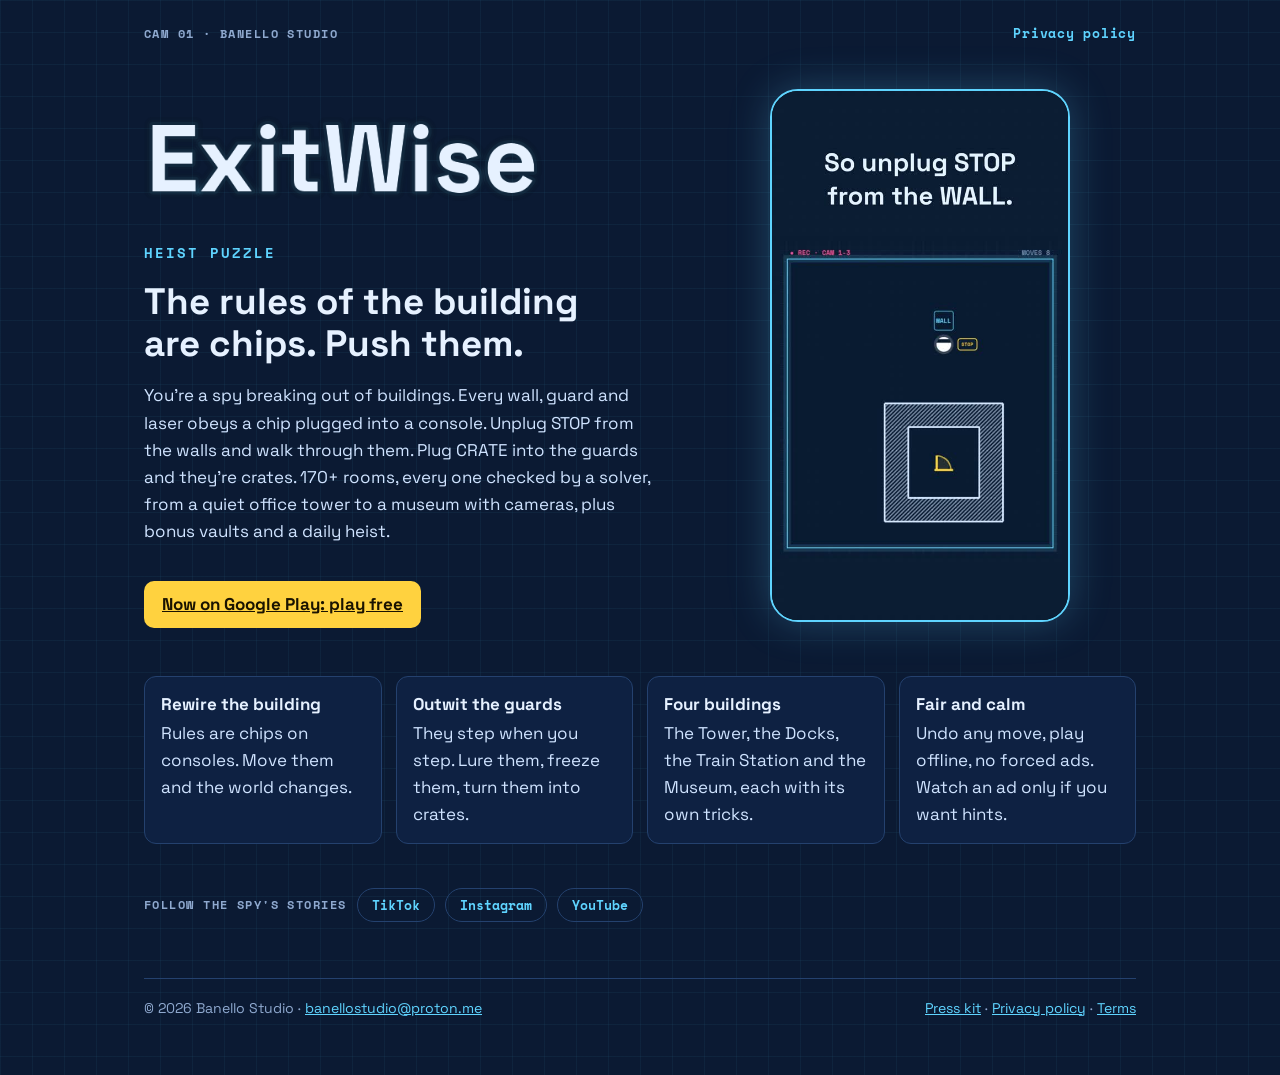
<file: index.html>
<!doctype html>
<html lang="en">
<head>
<meta charset="utf-8">
<meta name="viewport" content="width=device-width, initial-scale=1">
<!-- Google Search Console ownership (second method next to googled4ec965756e01a86.html): never remove -->
<meta name="google-site-verification" content="mcI0XrFOJf6HreGg4EaHHqRZWQC-o8fYiAwAcPOH06Y" />
<title>ExitWise: a heist puzzle game by Banello Studio</title>
<meta name="description" content="ExitWise is a heist puzzle game for Android: the rules of the building are chips you push into consoles. Turn walls off, make guards into crates, ride the belts. Free on Google Play.">
<link rel="icon" href="favicon.png" type="image/png">
<link rel="apple-touch-icon" href="media/icon-192.png">
<meta property="og:title" content="ExitWise: a heist puzzle game">
<meta property="og:description" content="The rules of the building are chips. Push them. Free on Google Play.">
<meta property="og:image" content="media/walls-are-optional-poster.jpg">
<link rel="stylesheet" href="style.css">
</head>
<body>
<div class="wrap">
  <header class="top">
    <div class="rec">CAM 01 &middot; Banello Studio</div>
    <a href="privacy.html">Privacy policy</a>
  </header>

  <main>
    <section class="hero">
      <div>
        <img class="logo" src="media/exitwise-logo.png" width="532" height="191" alt="ExitWise">
        <p class="tag">HEIST PUZZLE</p>
        <h1>The rules of the building are chips. Push them.</h1>
        <p class="lede">You're a spy breaking out of buildings. Every wall, guard and laser obeys a chip
          plugged into a console. Unplug STOP from the walls and walk through them. Plug CRATE into the
          guards and they're crates. 170+ rooms, every one checked by a solver, from a quiet office tower
          to a museum with cameras, plus bonus vaults and a daily heist.</p>
        <a class="soon" href="https://play.google.com/store/apps/details?id=com.banellostudio.exitwise&amp;utm_source=website&amp;utm_campaign=launch">Now on Google Play: play free</a>
      </div>
      <div class="phone">
        <video src="media/walls-are-optional.mp4" poster="media/walls-are-optional-poster.jpg"
          autoplay muted loop playsinline aria-label="Gameplay: the spy unplugs STOP from the WALL console and walks through the wall"></video>
      </div>
    </section>

    <ul class="points">
      <li><b>Rewire the building</b>Rules are chips on consoles. Move them and the world changes.</li>
      <li><b>Outwit the guards</b>They step when you step. Lure them, freeze them, turn them into crates.</li>
      <li><b>Four buildings</b>The Tower, the Docks, the Train Station and the Museum, each with its own tricks.</li>
      <li><b>Fair and calm</b>Undo any move, play offline, no forced ads. Watch an ad only if you want hints.</li>
    </ul>

    <div class="follow" aria-label="Follow ExitWise">
      <span class="rec">Follow the spy's stories</span>
      <a href="https://www.tiktok.com/@playexitwise">TikTok</a>
      <a href="https://www.instagram.com/playexitwise/">Instagram</a>
      <a href="https://www.youtube.com/@playexitwise">YouTube</a>
    </div>
  </main>

  <footer>
    <span>&copy; 2026 Banello Studio &middot; <a href="mailto:banellostudio@proton.me">banellostudio@proton.me</a></span>
    <span><a href="press.html">Press kit</a> &middot; <a href="privacy.html">Privacy policy</a> &middot; <a href="terms.html">Terms</a></span>
  </footer>
</div>
</body>
</html>
</file>
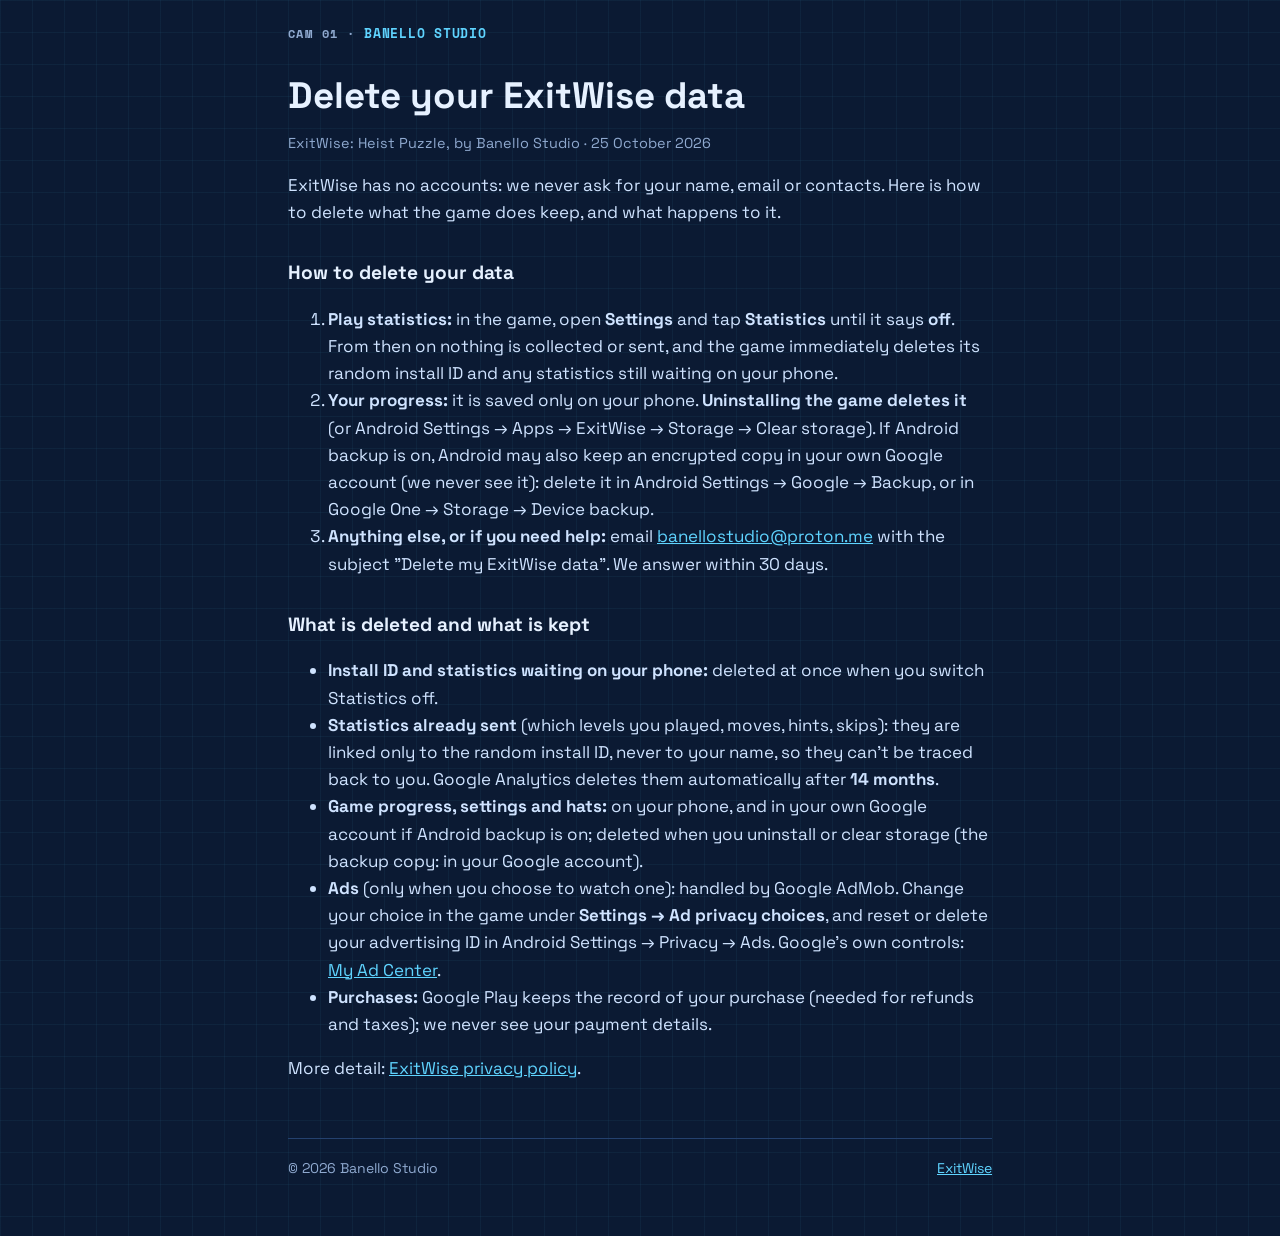
<file: delete-data.html>
<!doctype html>
<html lang="en">
<head>
<meta charset="utf-8">
<meta name="viewport" content="width=device-width, initial-scale=1">
<title>Delete your ExitWise data</title>
<meta name="description" content="How to delete your data from ExitWise by Banello Studio: what is deleted, what is kept and for how long.">
<link rel="icon" href="favicon.png" type="image/png">
<link rel="stylesheet" href="style.css">
</head>
<body>
<div class="wrap doc">
  <header class="top">
    <div class="rec">CAM 01 &middot; <a href="index.html" style="text-decoration:none">Banello Studio</a></div>
  </header>
  <main>
    <h1>Delete your ExitWise data</h1>
    <p class="meta">ExitWise: Heist Puzzle, by Banello Studio &middot; 25 October 2026</p>

    <p>ExitWise has no accounts: we never ask for your name, email or contacts. Here is how to delete what the
      game does keep, and what happens to it.</p>

    <h2>How to delete your data</h2>
    <ol>
      <li><b>Play statistics:</b> in the game, open <b>Settings</b> and tap <b>Statistics</b> until it says
        <b>off</b>. From then on nothing is collected or sent, and the game immediately deletes its random install
        ID and any statistics still waiting on your phone.</li>
      <li><b>Your progress:</b> it is saved only on your phone. <b>Uninstalling the game deletes it</b> (or Android
        Settings &rarr; Apps &rarr; ExitWise &rarr; Storage &rarr; Clear storage). If Android backup is on, Android may
        also keep an encrypted copy in your own Google account (we never see it): delete it in Android Settings
        &rarr; Google &rarr; Backup, or in Google One &rarr; Storage &rarr; Device backup.</li>
      <li><b>Anything else, or if you need help:</b> email
        <a href="mailto:banellostudio@proton.me?subject=Delete%20my%20ExitWise%20data">banellostudio@proton.me</a>
        with the subject "Delete my ExitWise data". We answer within 30 days.</li>
    </ol>

    <h2>What is deleted and what is kept</h2>
    <ul>
      <li><b>Install ID and statistics waiting on your phone:</b> deleted at once when you switch Statistics off.</li>
      <li><b>Statistics already sent</b> (which levels you played, moves, hints, skips): they are linked only to the
        random install ID, never to your name, so they can't be traced back to you. Google Analytics deletes them
        automatically after <b>14 months</b>.</li>
      <li><b>Game progress, settings and hats:</b> on your phone, and in your own Google account if Android backup is
        on; deleted when you uninstall or clear storage (the backup copy: in your Google account).</li>
      <li><b>Ads</b> (only when you choose to watch one): handled by Google AdMob. Change your choice in the game under
        <b>Settings &rarr; Ad privacy choices</b>, and reset or delete your advertising ID in Android Settings
        &rarr; Privacy &rarr; Ads. Google's own controls: <a href="https://myadcenter.google.com">My Ad Center</a>.</li>
      <li><b>Purchases:</b> Google Play keeps the record of your purchase (needed for refunds and taxes); we never
        see your payment details.</li>
    </ul>

    <p>More detail: <a href="privacy.html">ExitWise privacy policy</a>.</p>
  </main>
  <footer>
    <span>&copy; 2026 Banello Studio</span>
    <span><a href="index.html">ExitWise</a></span>
  </footer>
</div>
</body>
</html>
</file>
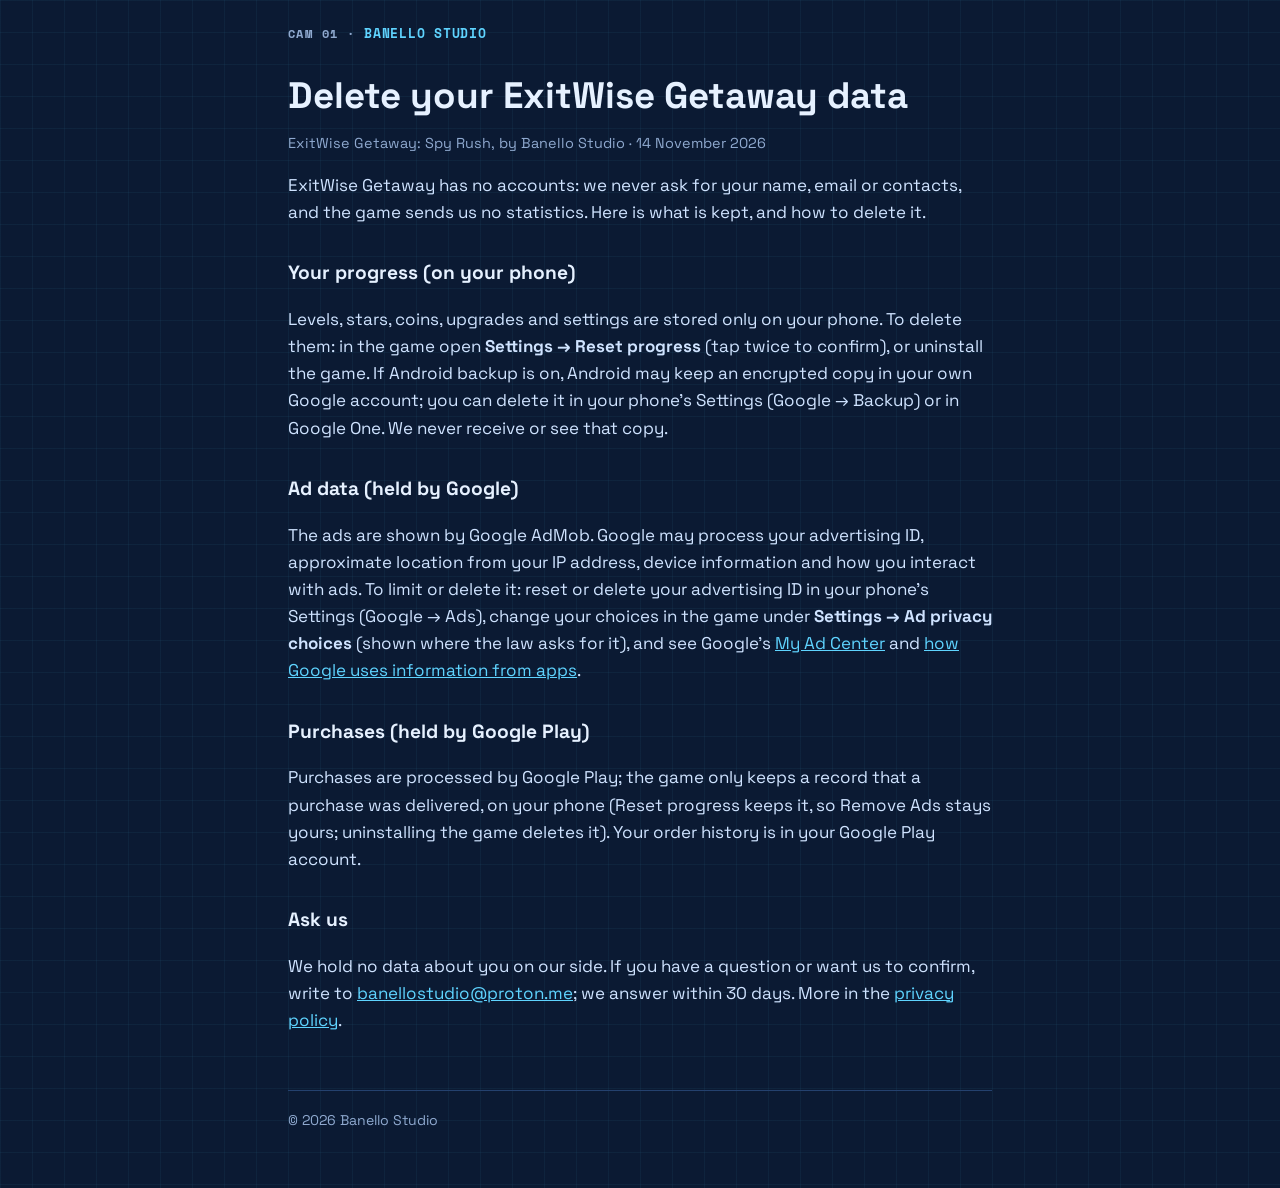
<file: getaway-delete-data.html>
<!doctype html>
<html lang="en">
<head>
<meta charset="utf-8">
<meta name="viewport" content="width=device-width, initial-scale=1">
<title>Delete your ExitWise Getaway data</title>
<meta name="description" content="How to delete the data ExitWise Getaway keeps: progress on your phone, ad data at Google, purchases at Google Play.">
<link rel="icon" href="favicon.png" type="image/png">
<link rel="stylesheet" href="style.css">
</head>
<body>
<div class="wrap doc">
  <header class="top">
    <div class="rec">CAM 01 &middot; <a href="index.html" style="text-decoration:none">Banello Studio</a></div>
  </header>
  <main>
    <h1>Delete your ExitWise Getaway data</h1>
    <p class="meta">ExitWise Getaway: Spy Rush, by Banello Studio &middot; 14 November 2026</p>

    <p>ExitWise Getaway has no accounts: we never ask for your name, email or contacts, and the game sends us no
      statistics. Here is what is kept, and how to delete it.</p>

    <h2>Your progress (on your phone)</h2>
    <p>Levels, stars, coins, upgrades and settings are stored only on your phone. To delete them: in the game open
      <b>Settings &rarr; Reset progress</b> (tap twice to confirm), or uninstall the game. If Android backup is on,
      Android may keep an encrypted copy in your own Google account; you can delete it in your phone's Settings
      (Google &rarr; Backup) or in Google One. We never receive or see that copy.</p>

    <h2>Ad data (held by Google)</h2>
    <p>The ads are shown by Google AdMob. Google may process your advertising ID, approximate location from your IP
      address, device information and how you interact with ads. To limit or delete it: reset or delete your
      advertising ID in your phone's Settings (Google &rarr; Ads), change your choices in the game under
      <b>Settings &rarr; Ad privacy choices</b> (shown where the law asks for it), and see Google's
      <a href="https://myadcenter.google.com/">My Ad Center</a> and
      <a href="https://policies.google.com/technologies/partner-sites">how Google uses information from apps</a>.</p>

    <h2>Purchases (held by Google Play)</h2>
    <p>Purchases are processed by Google Play; the game only keeps a record that a purchase was delivered, on your
      phone (Reset progress keeps it, so Remove Ads stays yours; uninstalling the game deletes it). Your order history is in your Google Play account.</p>

    <h2>Ask us</h2>
    <p>We hold no data about you on our side. If you have a question or want us to confirm, write to
      <a href="mailto:banellostudio@proton.me">banellostudio@proton.me</a>; we answer within 30 days. More in the
      <a href="getaway-privacy.html">privacy policy</a>.</p>
  </main>
  <footer class="foot">&copy; 2026 Banello Studio</footer>
</div>
</body>
</html>
</file>
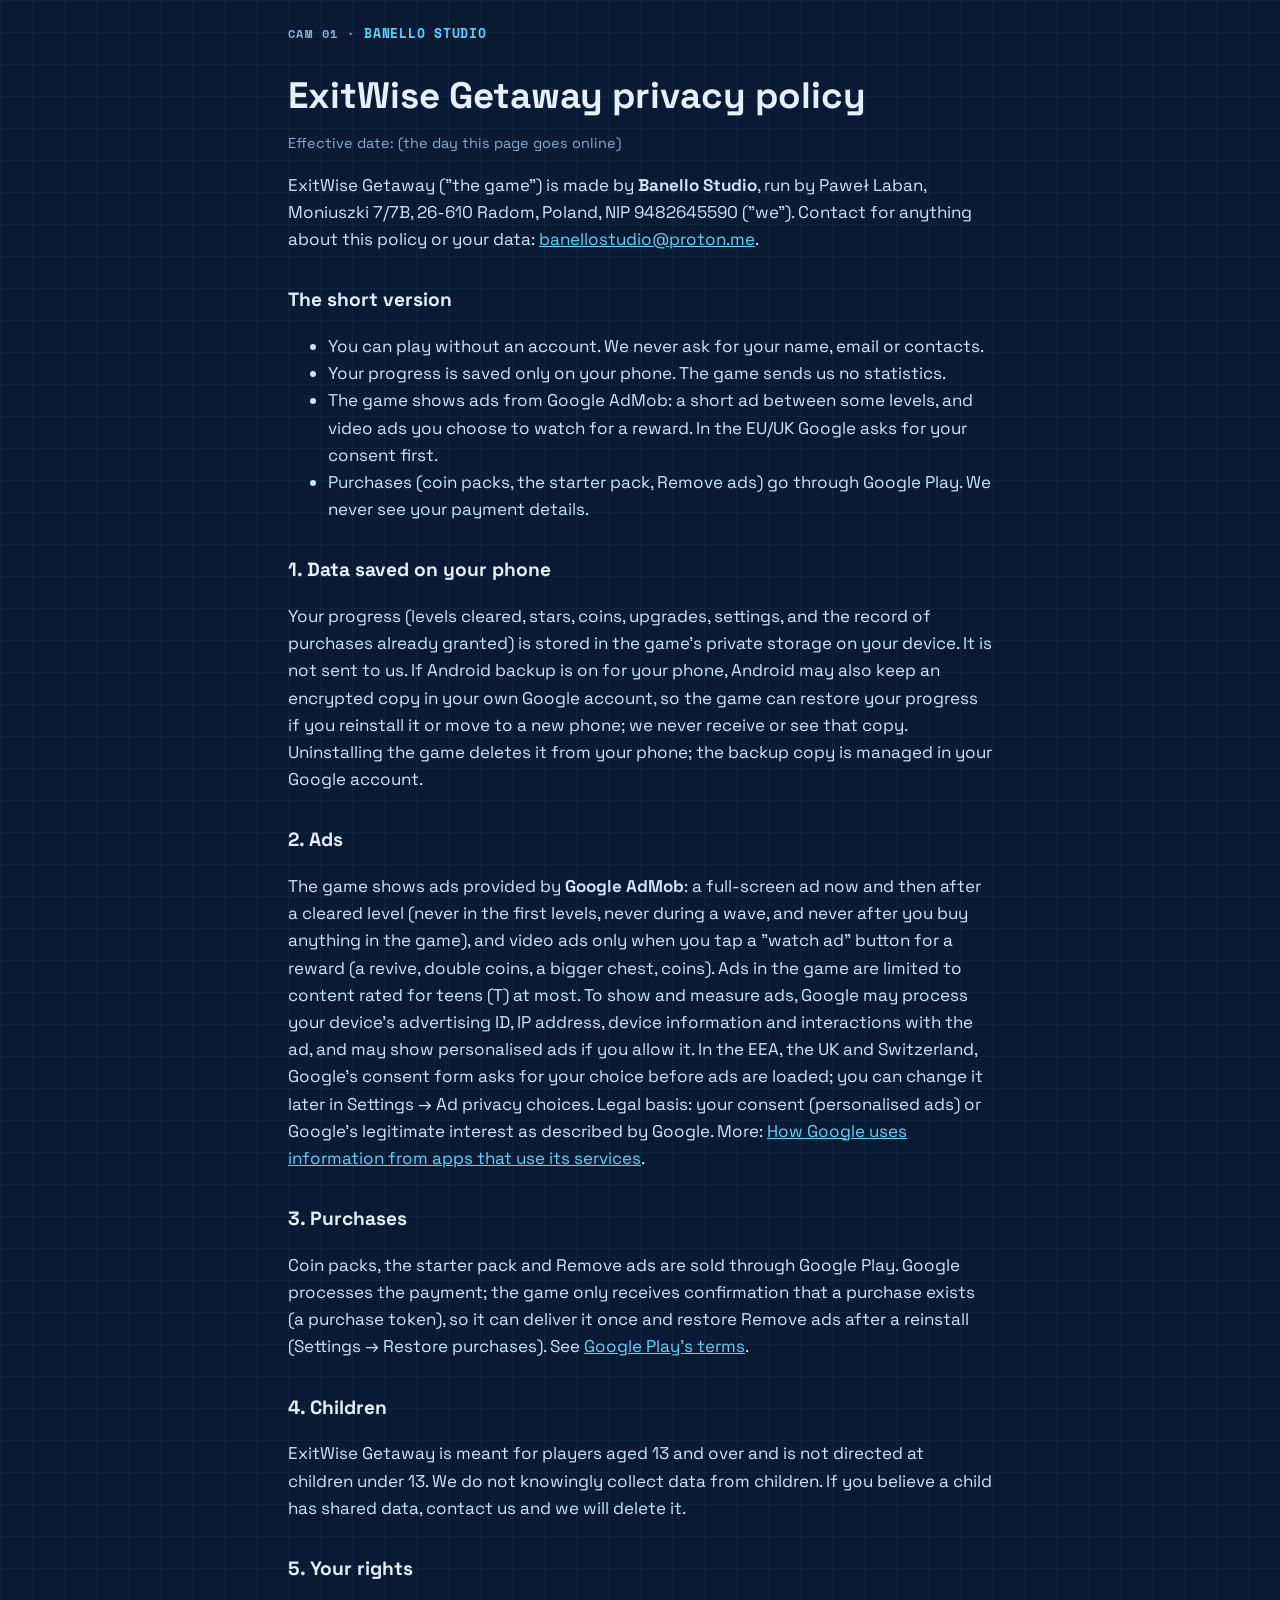
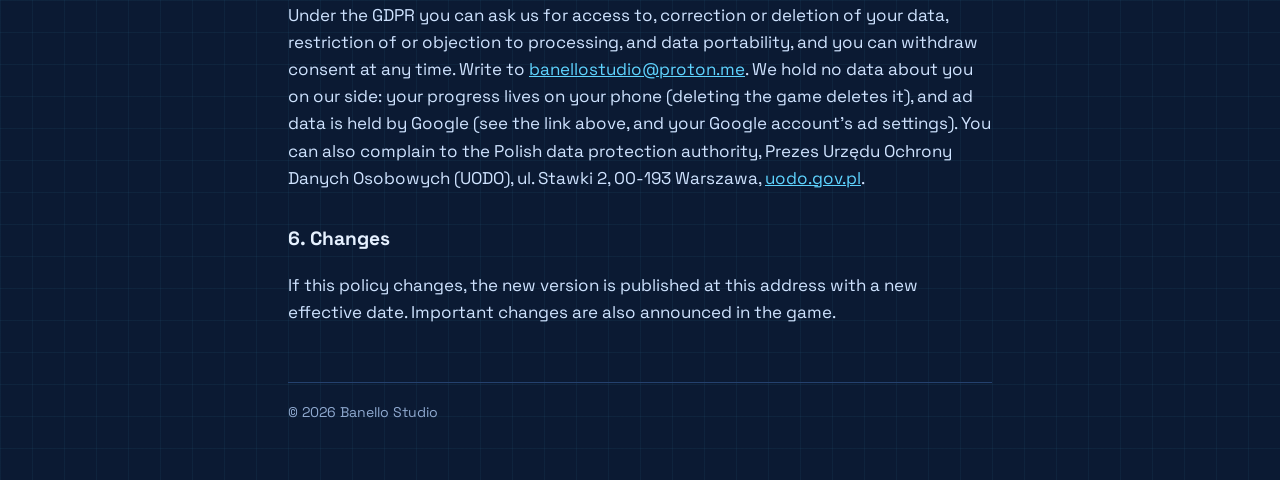
<file: getaway-privacy.html>
<!doctype html>
<html lang="en">
<head>
<meta charset="utf-8">
<meta name="viewport" content="width=device-width, initial-scale=1">
<title>ExitWise Getaway privacy policy</title>
<meta name="description" content="How ExitWise Getaway by Banello Studio handles your data: progress stays on your phone, ads by Google AdMob with your consent where the law asks, purchases through Google Play.">
<link rel="icon" href="favicon.png" type="image/png">
<link rel="stylesheet" href="style.css">
</head>
<body>
<div class="wrap doc">
  <header class="top">
    <div class="rec">CAM 01 &middot; <a href="index.html" style="text-decoration:none">Banello Studio</a></div>
  </header>
  <main>
    <h1>ExitWise Getaway privacy policy</h1>
    <p class="meta">Effective date: (the day this page goes online)</p>

    <p>ExitWise Getaway ("the game") is made by <b>Banello Studio</b>, run by Paweł Laban, Moniuszki 7/7B,
      26-610 Radom, Poland, NIP 9482645590 ("we"). Contact for anything about this policy or your data:
      <a href="mailto:banellostudio@proton.me">banellostudio@proton.me</a>.</p>

    <h2>The short version</h2>
    <ul>
      <li>You can play without an account. We never ask for your name, email or contacts.</li>
      <li>Your progress is saved only on your phone. The game sends us no statistics.</li>
      <li>The game shows ads from Google AdMob: a short ad between some levels, and video ads you choose to watch
        for a reward. In the EU/UK Google asks for your consent first.</li>
      <li>Purchases (coin packs, the starter pack, Remove ads) go through Google Play. We never see your payment
        details.</li>
    </ul>

    <h2>1. Data saved on your phone</h2>
    <p>Your progress (levels cleared, stars, coins, upgrades, settings, and the record of purchases already
      granted) is stored in the game's private storage on your device. It is not sent to us. If Android backup is on
      for your phone, Android may also keep an encrypted copy in your own Google account, so the game can restore
      your progress if you reinstall it or move to a new phone; we never receive or see that copy. Uninstalling the
      game deletes it from your phone; the backup copy is managed in your Google account.</p>

    <h2>2. Ads</h2>
    <p>The game shows ads provided by <b>Google AdMob</b>: a full-screen ad now and then after a cleared level
      (never in the first levels, never during a wave, and never after you buy anything in the game), and video
      ads only when you tap a "watch ad" button for a reward (a revive, double coins, a bigger chest, coins). Ads
      in the game are limited to content rated for teens (T) at most. To show and measure ads, Google may process
      your device's advertising ID, IP address, device information and interactions with the ad, and may show
      personalised ads if you allow it. In the EEA, the UK and Switzerland, Google's consent form asks for your
      choice before ads are loaded; you can change it later in Settings &rarr; Ad privacy choices. Legal basis:
      your consent (personalised ads) or Google's legitimate interest as described by Google. More:
      <a href="https://policies.google.com/technologies/partner-sites">How Google uses information from apps that
      use its services</a>.</p>

    <h2>3. Purchases</h2>
    <p>Coin packs, the starter pack and Remove ads are sold through Google Play. Google processes the payment; the
      game only receives confirmation that a purchase exists (a purchase token), so it can deliver it once and
      restore Remove ads after a reinstall (Settings &rarr; Restore purchases). See
      <a href="https://play.google.com/about/play-terms/">Google Play's terms</a>.</p>

    <h2>4. Children</h2>
    <p>ExitWise Getaway is meant for players aged 13 and over and is not directed at children under 13. We do not
      knowingly collect data from children. If you believe a child has shared data, contact us and we will delete
      it.</p>

    <h2>5. Your rights</h2>
    <p>Under the GDPR you can ask us for access to, correction or deletion of your data, restriction of or
      objection to processing, and data portability, and you can withdraw consent at any time. Write to
      <a href="mailto:banellostudio@proton.me">banellostudio@proton.me</a>. We hold no data about you on our side:
      your progress lives on your phone (deleting the game deletes it), and ad data is held by Google (see the link
      above, and your Google account's ad settings). You can also complain to the Polish data protection
      authority, Prezes Urzędu Ochrony Danych Osobowych (UODO), ul. Stawki 2, 00-193 Warszawa,
      <a href="https://uodo.gov.pl">uodo.gov.pl</a>.</p>

    <h2>6. Changes</h2>
    <p>If this policy changes, the new version is published at this address with a new effective date. Important
      changes are also announced in the game.</p>
  </main>
  <footer class="foot">&copy; 2026 Banello Studio</footer>
</div>
</body>
</html>
</file>
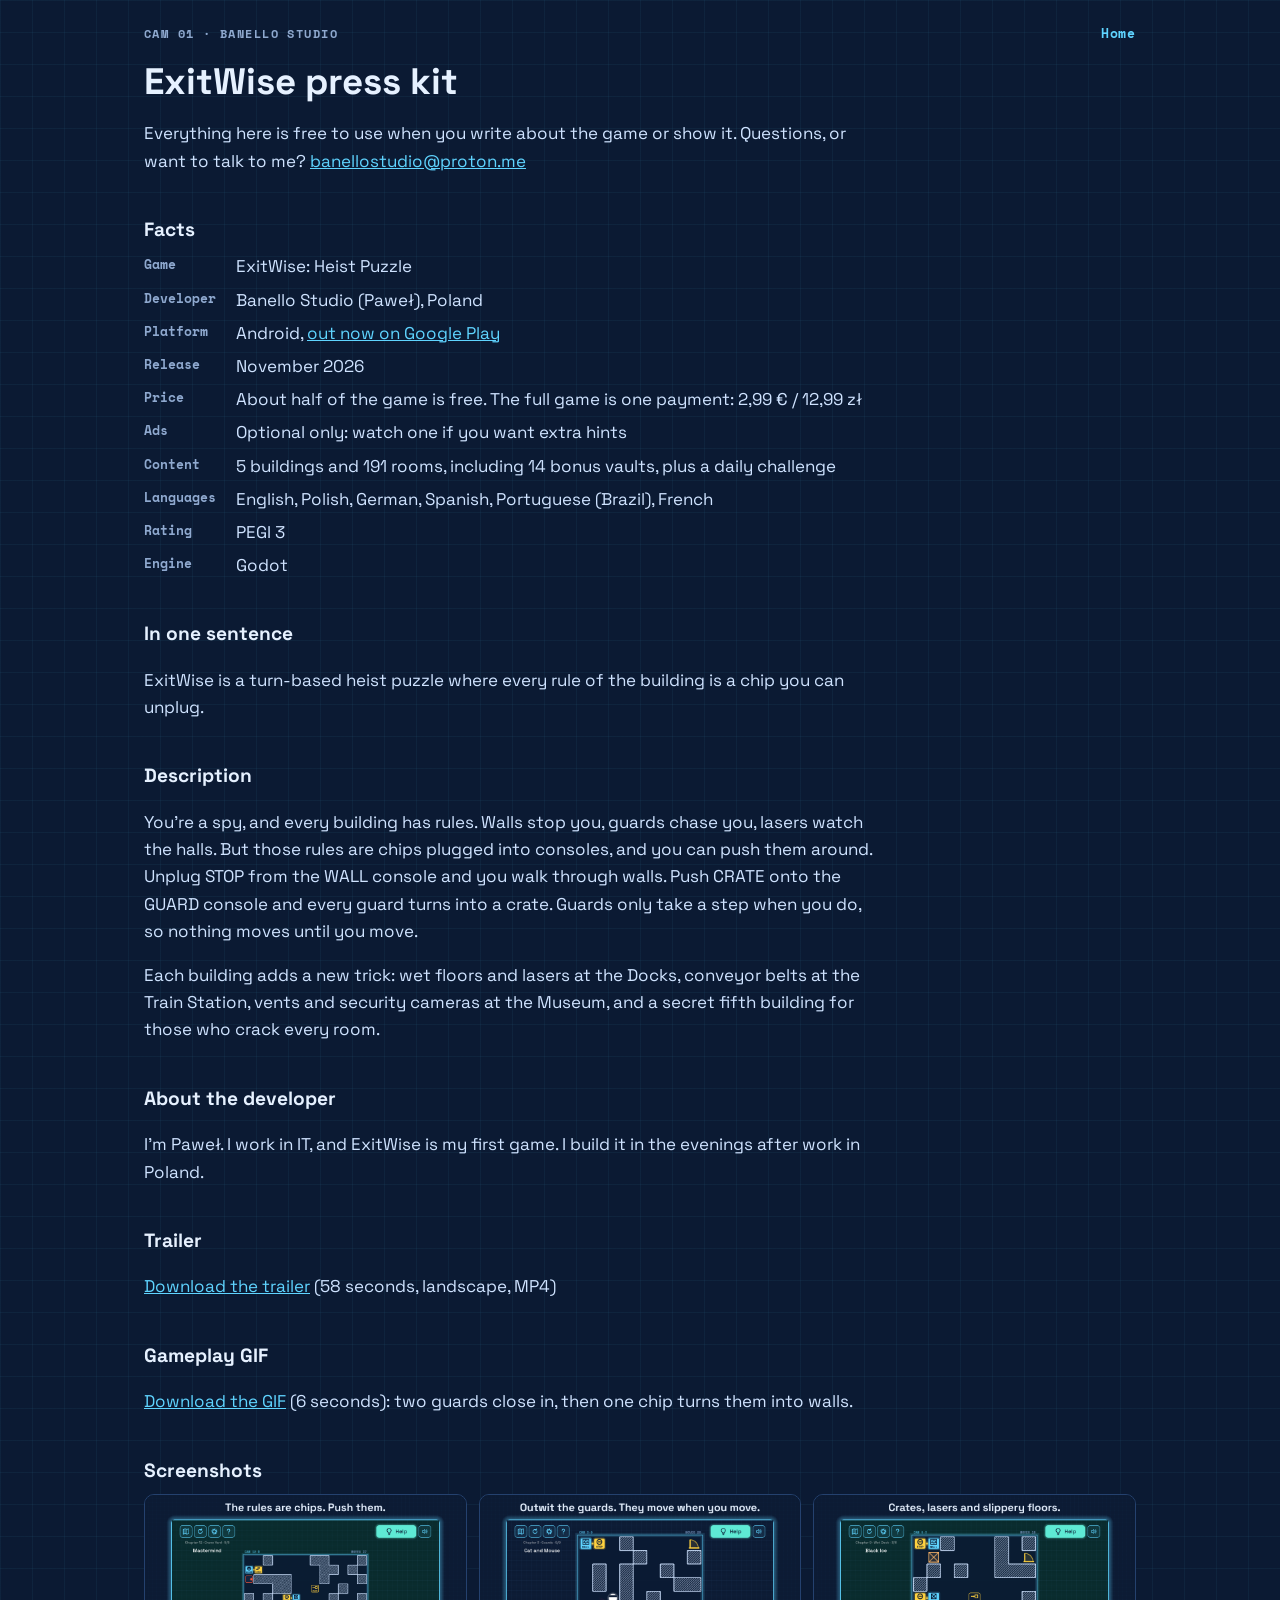
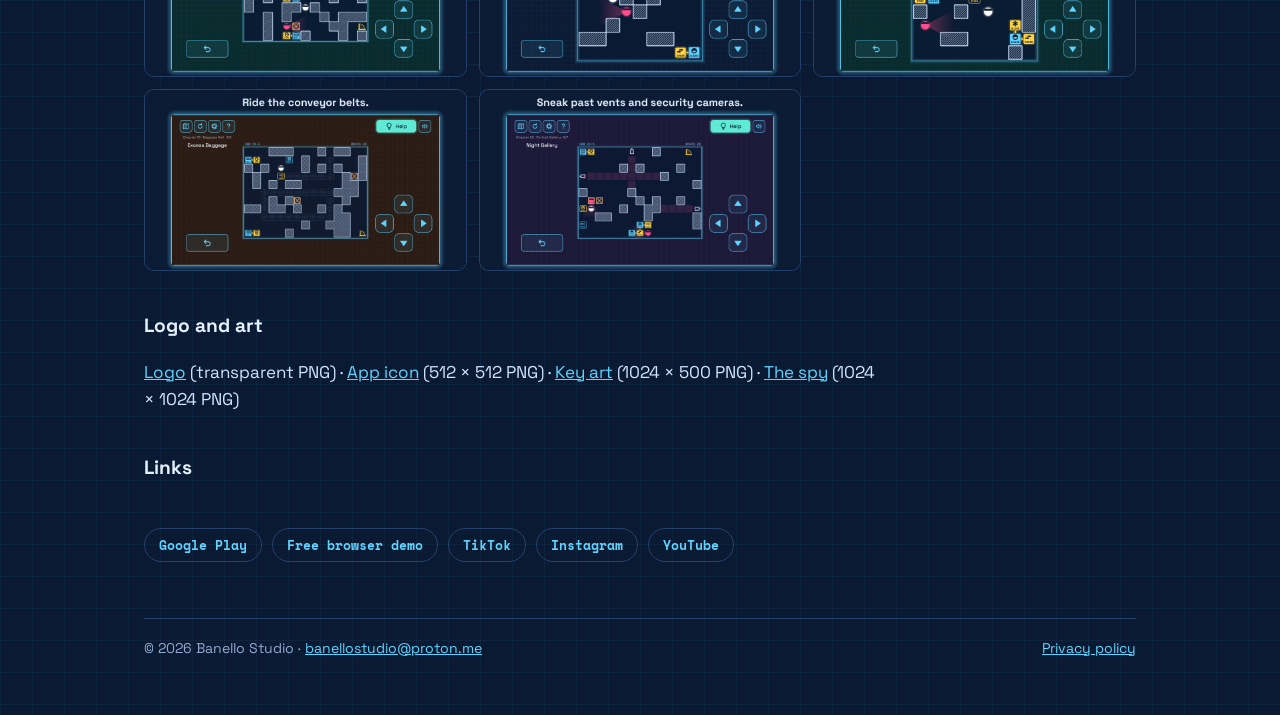
<file: press.html>
<!doctype html>
<html lang="en">
<head>
<meta charset="utf-8">
<meta name="viewport" content="width=device-width, initial-scale=1">
<title>ExitWise press kit</title>
<meta name="description" content="Press kit for ExitWise, a heist puzzle game for Android by Banello Studio: facts, description, screenshots, logo and trailer.">
<link rel="icon" href="favicon.png" type="image/png">
<link rel="stylesheet" href="style.css">
<style>
  .kit h2 { font-size: 1.2rem; margin: 40px 0 8px; }
  .kit p, .kit li { color: var(--ink); max-width: 46rem; }
  .facts { display: grid; grid-template-columns: max-content minmax(0, 1fr); gap: 6px 20px; margin: 0; }
  .facts dt { color: var(--muted); font: 700 .8rem/1.9 "Space Mono", monospace; }
  .facts dd { margin: 0; color: var(--ink); }
  .shots { display: grid; grid-template-columns: repeat(auto-fit, minmax(15rem, 1fr)); gap: 12px; }
  .shots a { display: block; border: 1px solid var(--line); border-radius: 10px; overflow: hidden; }
  .shots img { display: block; width: 100%; height: auto; }
  @media (max-width: 480px) { .facts { grid-template-columns: 1fr; gap: 0; } .facts dd { margin-bottom: 8px; } }
</style>
</head>
<body>
<div class="wrap">
  <header class="top">
    <div class="rec">CAM 01 &middot; Banello Studio</div>
    <a href="index.html">Home</a>
  </header>

  <main class="kit">
    <h1>ExitWise press kit</h1>
    <p>Everything here is free to use when you write about the game or show it. Questions, or want to talk to me?
      <a href="mailto:banellostudio@proton.me">banellostudio@proton.me</a></p>

    <h2>Facts</h2>
    <dl class="facts">
      <dt>Game</dt><dd>ExitWise: Heist Puzzle</dd>
      <dt>Developer</dt><dd>Banello Studio (Paweł), Poland</dd>
      <dt>Platform</dt><dd>Android, <a href="https://play.google.com/store/apps/details?id=com.banellostudio.exitwise&amp;utm_source=press&amp;utm_campaign=launch">out now on Google Play</a></dd>
      <dt>Release</dt><dd>November 2026</dd>
      <dt>Price</dt><dd>About half of the game is free. The full game is one payment: 2,99 € / 12,99 zł</dd>
      <dt>Ads</dt><dd>Optional only: watch one if you want extra hints</dd>
      <dt>Content</dt><dd>5 buildings and 191 rooms, including 14 bonus vaults, plus a daily challenge</dd>
      <dt>Languages</dt><dd>English, Polish, German, Spanish, Portuguese (Brazil), French</dd>
      <dt>Rating</dt><dd>PEGI 3</dd>
      <dt>Engine</dt><dd>Godot</dd>
    </dl>

    <h2>In one sentence</h2>
    <p>ExitWise is a turn-based heist puzzle where every rule of the building is a chip you can unplug.</p>

    <h2>Description</h2>
    <p>You're a spy, and every building has rules. Walls stop you, guards chase you, lasers watch the halls. But those
      rules are chips plugged into consoles, and you can push them around. Unplug STOP from the WALL console and you
      walk through walls. Push CRATE onto the GUARD console and every guard turns into a crate. Guards only take a step
      when you do, so nothing moves until you move.</p>
    <p>Each building adds a new trick: wet floors and lasers at the Docks, conveyor belts at the Train Station, vents
      and security cameras at the Museum, and a secret fifth building for those who crack every room.</p>

    <h2>About the developer</h2>
    <p>I'm Paweł. I work in IT, and ExitWise is my first game. I build it in the evenings after work in Poland.</p>

    <h2>Trailer</h2>
    <p><a href="media/press/exitwise-trailer.mp4">Download the trailer</a> (58 seconds, landscape, MP4)</p>

    <h2>Gameplay GIF</h2>
    <p><a href="media/press/exitwise-gameplay.gif">Download the GIF</a> (6 seconds): two guards close in, then one chip turns them into walls.</p>

    <h2>Screenshots</h2>
    <div class="shots">
      <a href="media/press/exitwise_play-screenshot-01-chips_1920x1080.png"><img loading="lazy" src="media/press/exitwise_play-screenshot-01-chips_1920x1080.png" width="1920" height="1080" alt="Chips plugged into consoles in a room"></a>
      <a href="media/press/exitwise_play-screenshot-02-guards_1920x1080.png"><img loading="lazy" src="media/press/exitwise_play-screenshot-02-guards_1920x1080.png" width="1920" height="1080" alt="Guards chasing the spy"></a>
      <a href="media/press/exitwise_play-screenshot-03-docks_1920x1080.png"><img loading="lazy" src="media/press/exitwise_play-screenshot-03-docks_1920x1080.png" width="1920" height="1080" alt="A room at the Docks"></a>
      <a href="media/press/exitwise_play-screenshot-04-belts_1920x1080.png"><img loading="lazy" src="media/press/exitwise_play-screenshot-04-belts_1920x1080.png" width="1920" height="1080" alt="Conveyor belts at the Train Station"></a>
      <a href="media/press/exitwise_play-screenshot-05-museum_1920x1080.png"><img loading="lazy" src="media/press/exitwise_play-screenshot-05-museum_1920x1080.png" width="1920" height="1080" alt="A room at the Museum"></a>
    </div>

    <h2>Logo and art</h2>
    <p><a href="media/exitwise-logo.png">Logo</a> (transparent PNG) &middot;
      <a href="media/press/exitwise_play-icon_512x512.png">App icon</a> (512 &times; 512 PNG) &middot;
      <a href="media/press/exitwise_play-feature-graphic_1024x500.png">Key art</a> (1024 &times; 500 PNG) &middot;
      <a href="media/press/exitwise_avatar-b-spy_1024x1024.png">The spy</a> (1024 &times; 1024 PNG)</p>

    <h2>Links</h2>
    <div class="follow">
      <a href="https://play.google.com/store/apps/details?id=com.banellostudio.exitwise">Google Play</a>
      <a href="https://banellostudio.itch.io/exitwise">Free browser demo</a>
      <a href="https://www.tiktok.com/@playexitwise">TikTok</a>
      <a href="https://www.instagram.com/playexitwise/">Instagram</a>
      <a href="https://www.youtube.com/@playexitwise">YouTube</a>
    </div>
  </main>

  <footer>
    <span>&copy; 2026 Banello Studio &middot; <a href="mailto:banellostudio@proton.me">banellostudio@proton.me</a></span>
    <span><a href="privacy.html">Privacy policy</a></span>
  </footer>
</div>
</body>
</html>
</file>
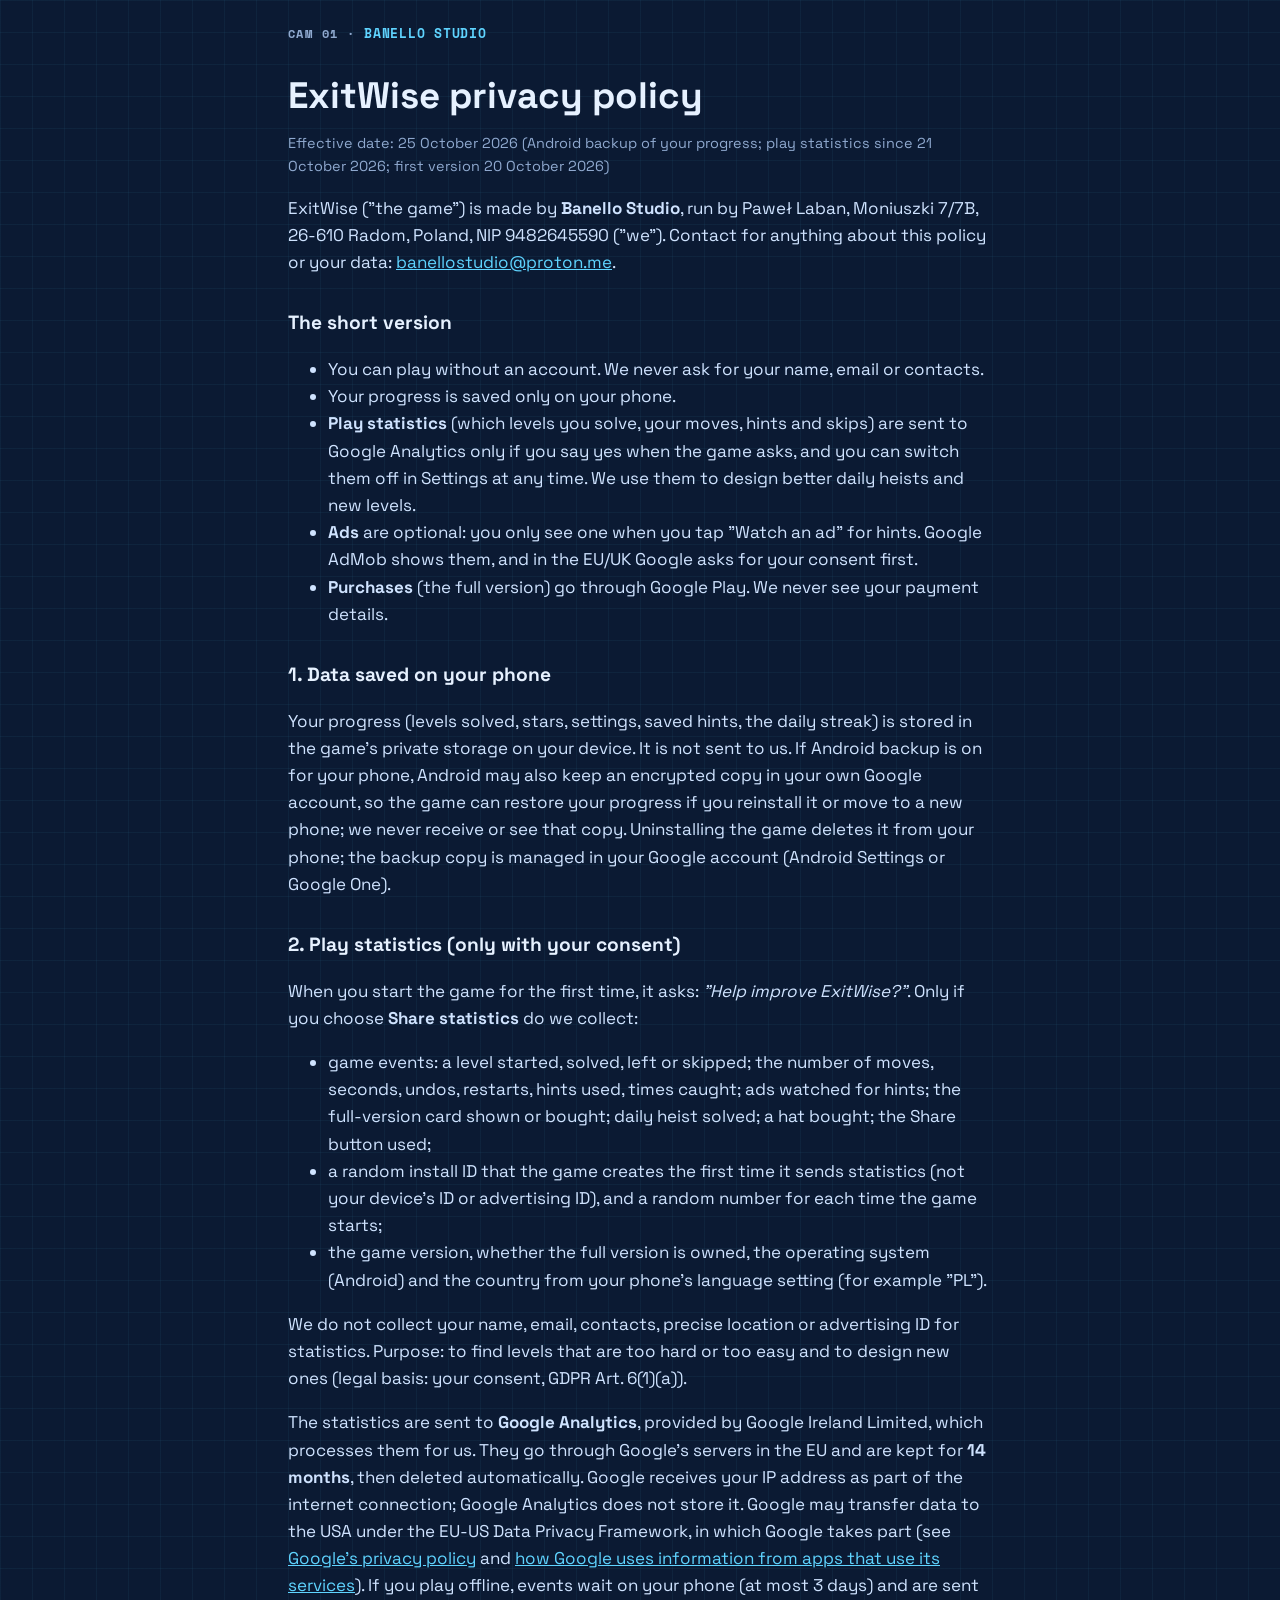
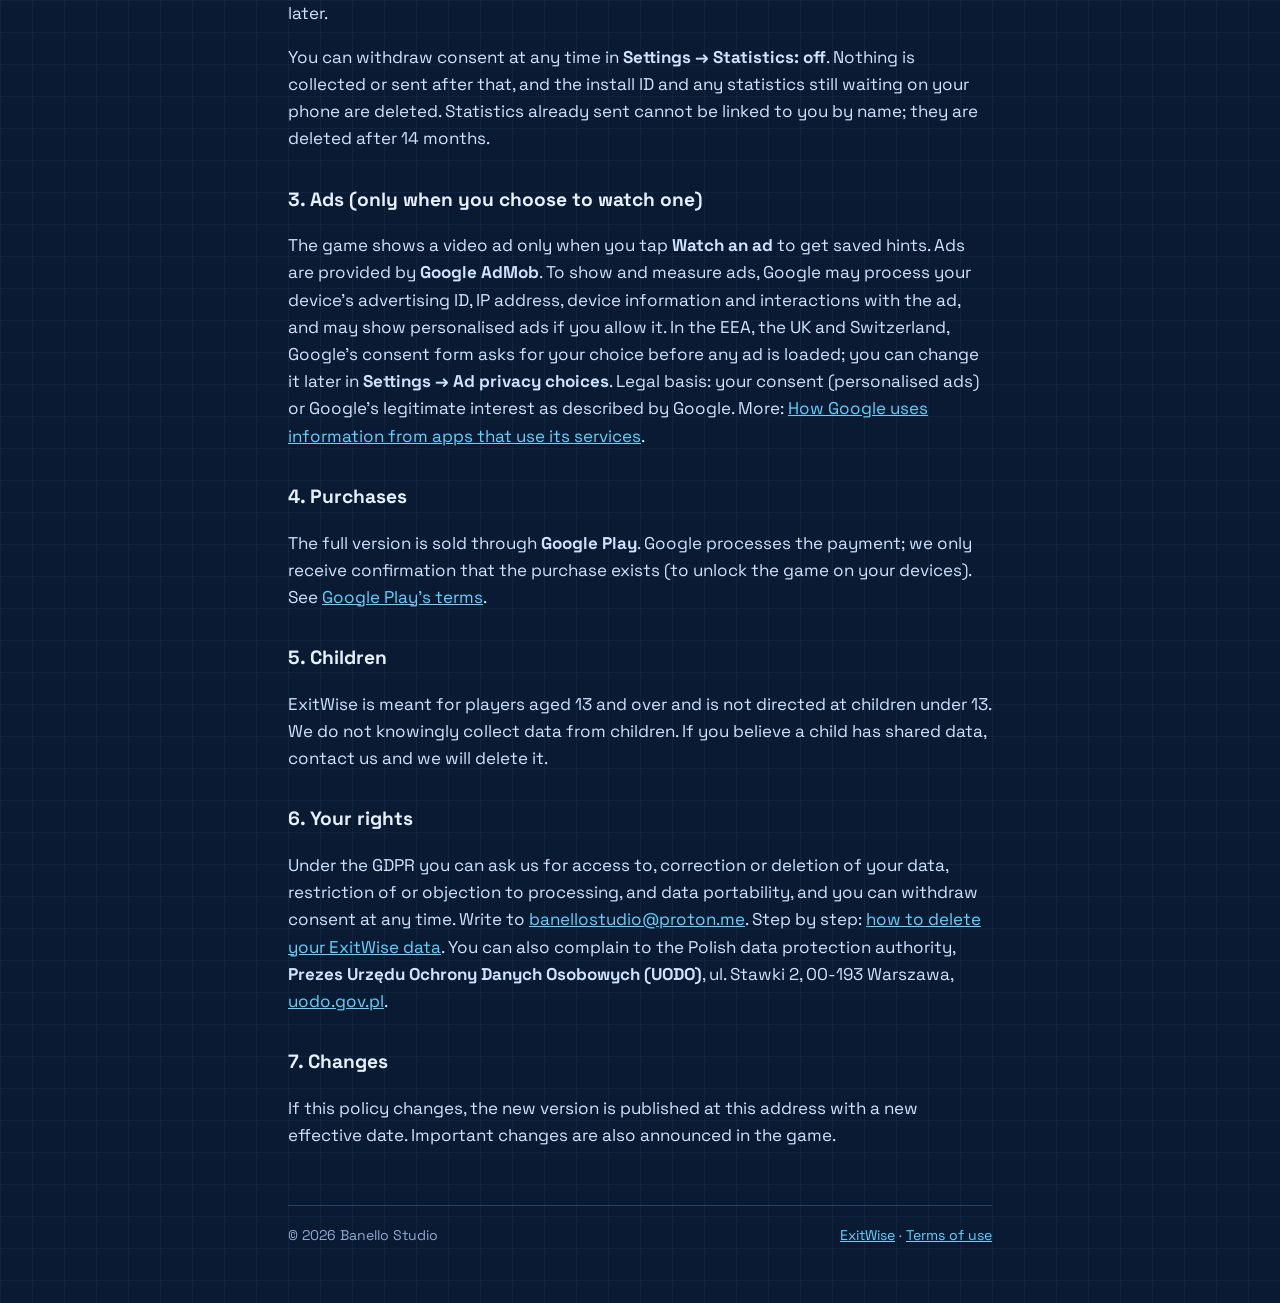
<file: privacy.html>
<!doctype html>
<html lang="en">
<head>
<meta charset="utf-8">
<meta name="viewport" content="width=device-width, initial-scale=1">
<title>ExitWise privacy policy</title>
<meta name="description" content="How ExitWise by Banello Studio handles your data: progress stays on your phone, statistics and ads only with your consent.">
<link rel="icon" href="favicon.png" type="image/png">
<link rel="stylesheet" href="style.css">
</head>
<body>
<div class="wrap doc">
  <header class="top">
    <div class="rec">CAM 01 &middot; <a href="index.html" style="text-decoration:none">Banello Studio</a></div>
  </header>
  <main>
    <h1>ExitWise privacy policy</h1>
    <p class="meta">Effective date: 25 October 2026 (Android backup of your progress; play statistics since 21 October 2026; first version 20 October 2026)</p>

    <p>ExitWise ("the game") is made by <b>Banello Studio</b>, run by Paweł Laban, Moniuszki 7/7B,
      26-610 Radom, Poland, NIP 9482645590 ("we"). Contact for anything about this policy or your data:
      <a href="mailto:banellostudio@proton.me">banellostudio@proton.me</a>.</p>

    <h2>The short version</h2>
    <ul>
      <li>You can play without an account. We never ask for your name, email or contacts.</li>
      <li>Your progress is saved only on your phone.</li>
      <li><b>Play statistics</b> (which levels you solve, your moves, hints and skips) are sent to Google Analytics only if you
        say yes when the game asks, and you can switch them off in Settings at any time. We use them to design
        better daily heists and new levels.</li>
      <li><b>Ads</b> are optional: you only see one when you tap "Watch an ad" for hints. Google AdMob shows
        them, and in the EU/UK Google asks for your consent first.</li>
      <li><b>Purchases</b> (the full version) go through Google Play. We never see your payment details.</li>
    </ul>

    <h2>1. Data saved on your phone</h2>
    <p>Your progress (levels solved, stars, settings, saved hints, the daily streak) is stored in the game's
      private storage on your device. It is not sent to us. If Android backup is on for your phone, Android may also
      keep an encrypted copy in your own Google account, so the game can restore your progress if you reinstall it
      or move to a new phone; we never receive or see that copy. Uninstalling the game deletes it from your phone;
      the backup copy is managed in your Google account (Android Settings or Google One).</p>

    <h2>2. Play statistics (only with your consent)</h2>
    <p>When you start the game for the first time, it asks: <i>"Help improve ExitWise?"</i>. Only if you choose
      <b>Share statistics</b> do we collect:</p>
    <ul>
      <li>game events: a level started, solved, left or skipped; the number of moves, seconds, undos, restarts,
        hints used, times caught; ads watched for hints; the full-version card shown or bought; daily heist solved;
        a hat bought; the Share button used;</li>
      <li>a random install ID that the game creates the first time it sends statistics (not your device's ID or
        advertising ID), and a random number for each time the game starts;</li>
      <li>the game version, whether the full version is owned, the operating system (Android) and the country
        from your phone's language setting (for example "PL").</li>
    </ul>
    <p>We do not collect your name, email, contacts, precise location or advertising ID for statistics. Purpose: to
      find levels that are too hard or too easy and to design new ones (legal basis: your consent, GDPR Art. 6(1)(a)).</p>
    <p>The statistics are sent to <b>Google Analytics</b>, provided by Google Ireland Limited, which processes them
      for us. They go through Google's servers in the EU and are kept for <b>14 months</b>, then deleted
      automatically. Google receives your IP address as part of the internet connection; Google Analytics does not
      store it. Google may transfer data to the USA under the EU-US Data Privacy Framework, in which Google takes part
      (see <a href="https://policies.google.com/privacy">Google's privacy policy</a> and
      <a href="https://policies.google.com/technologies/partner-sites">how Google uses information from apps that use
      its services</a>). If you play offline, events wait on your phone (at most 3 days) and are sent later.</p>
    <p>You can withdraw consent at any time in <b>Settings → Statistics: off</b>. Nothing is collected or sent after
      that, and the install ID and any statistics still waiting on your phone are deleted. Statistics already sent
      cannot be linked to you by name; they are deleted after 14 months.</p>

    <h2>3. Ads (only when you choose to watch one)</h2>
    <p>The game shows a video ad only when you tap <b>Watch an ad</b> to get saved hints. Ads are provided by
      <b>Google AdMob</b>. To show and measure ads, Google may process your device's advertising ID, IP address,
      device information and interactions with the ad, and may show personalised ads if you allow it. In the EEA,
      the UK and Switzerland, Google's consent form asks for your choice before any ad is loaded; you can change it
      later in <b>Settings → Ad privacy choices</b>. Legal basis: your consent (personalised ads) or Google's
      legitimate interest as described by Google. More:
      <a href="https://policies.google.com/technologies/partner-sites">How Google uses information from apps that use its services</a>.</p>

    <h2>4. Purchases</h2>
    <p>The full version is sold through <b>Google Play</b>. Google processes the payment; we only receive
      confirmation that the purchase exists (to unlock the game on your devices). See
      <a href="https://play.google.com/about/play-terms/">Google Play's terms</a>.</p>

    <h2>5. Children</h2>
    <p>ExitWise is meant for players aged 13 and over and is not directed at children under 13.
      We do not knowingly collect data from children. If you believe a child has shared data, contact us and we will delete it.</p>

    <h2>6. Your rights</h2>
    <p>Under the GDPR you can ask us for access to, correction or deletion of your data, restriction of or objection
      to processing, and data portability, and you can withdraw consent at any time. Write to
      <a href="mailto:banellostudio@proton.me">banellostudio@proton.me</a>. Step by step:
      <a href="delete-data.html">how to delete your ExitWise data</a>. You can also complain to the Polish data
      protection authority, <b>Prezes Urzędu Ochrony Danych Osobowych (UODO)</b>, ul. Stawki 2, 00-193 Warszawa,
      <a href="https://uodo.gov.pl">uodo.gov.pl</a>.</p>

    <h2>7. Changes</h2>
    <p>If this policy changes, the new version is published at this address with a new effective date. Important
      changes are also announced in the game.</p>
  </main>
  <footer>
    <span>&copy; 2026 Banello Studio</span>
    <span><a href="index.html">ExitWise</a> &middot; <a href="terms.html">Terms of use</a></span>
  </footer>
</div>
</body>
</html>
</file>
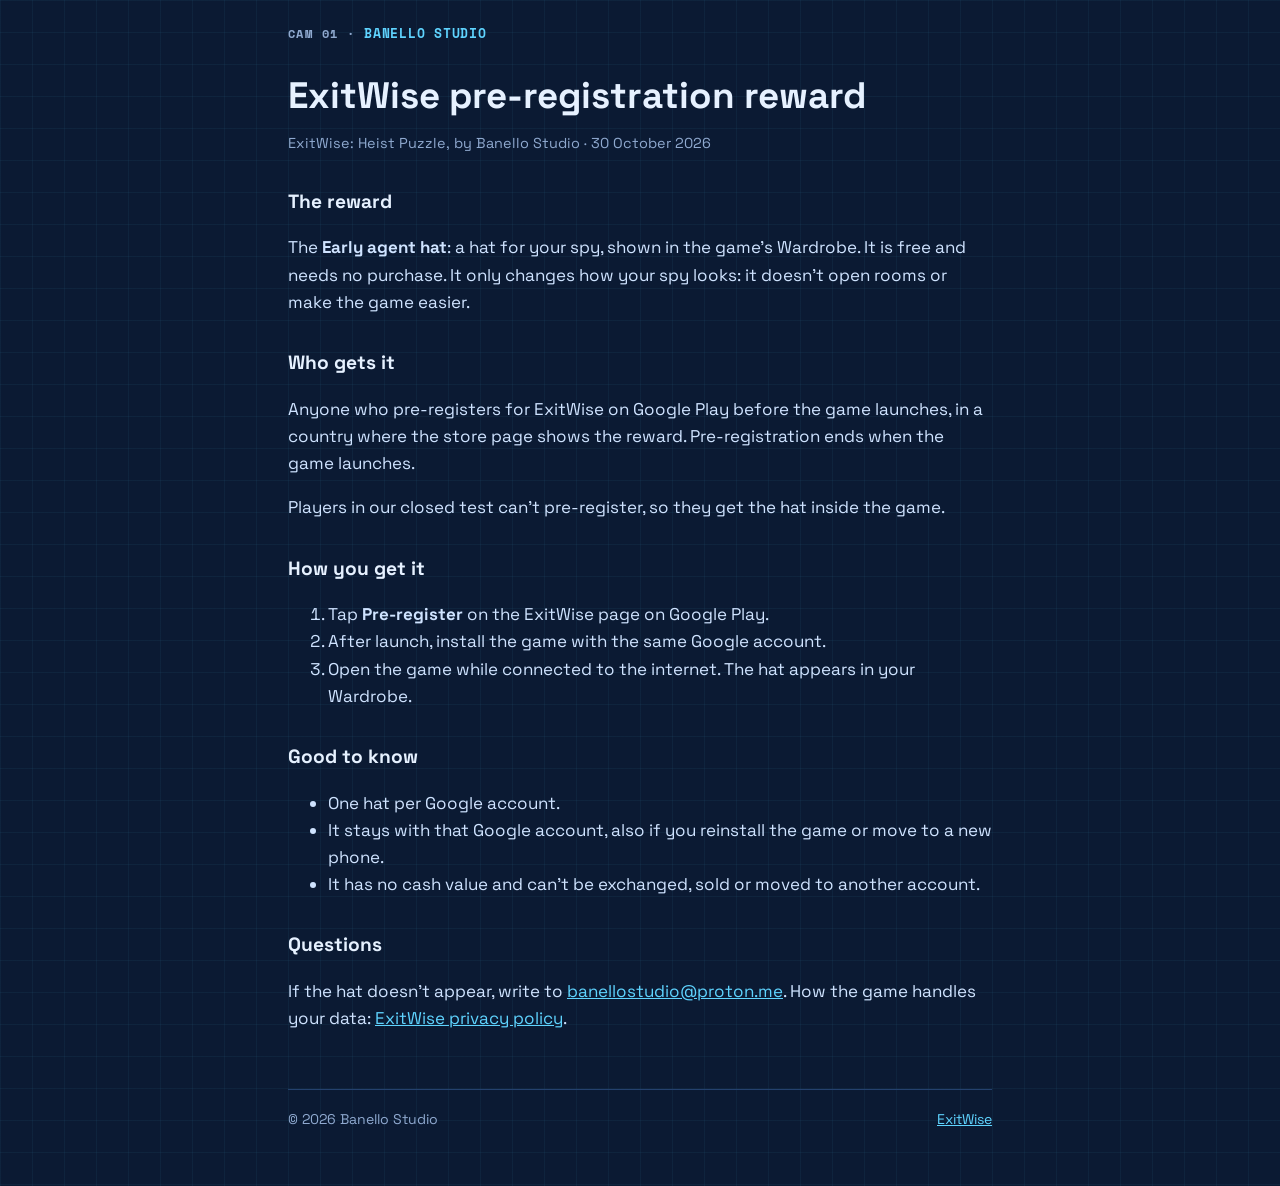
<file: reward-terms.html>
<!doctype html>
<html lang="en">
<head>
<meta charset="utf-8">
<meta name="viewport" content="width=device-width, initial-scale=1">
<title>ExitWise pre-registration reward</title>
<meta name="description" content="Terms of the ExitWise pre-registration reward on Google Play: the Early agent hat.">
<link rel="icon" href="favicon.png" type="image/png">
<link rel="stylesheet" href="style.css">
</head>
<body>
<div class="wrap doc">
  <header class="top">
    <div class="rec">CAM 01 &middot; <a href="index.html" style="text-decoration:none">Banello Studio</a></div>
  </header>
  <main>
    <h1>ExitWise pre-registration reward</h1>
    <p class="meta">ExitWise: Heist Puzzle, by Banello Studio &middot; 30 October 2026</p>

    <h2>The reward</h2>
    <p>The <b>Early agent hat</b>: a hat for your spy, shown in the game's Wardrobe. It is free and needs no
      purchase. It only changes how your spy looks: it doesn't open rooms or make the game easier.</p>

    <h2>Who gets it</h2>
    <p>Anyone who pre-registers for ExitWise on Google Play before the game launches, in a country where the store
      page shows the reward. Pre-registration ends when the game launches.</p>
    <p>Players in our closed test can't pre-register, so they get the hat inside the game.</p>

    <h2>How you get it</h2>
    <ol>
      <li>Tap <b>Pre-register</b> on the ExitWise page on Google Play.</li>
      <li>After launch, install the game with the same Google account.</li>
      <li>Open the game while connected to the internet. The hat appears in your Wardrobe.</li>
    </ol>

    <h2>Good to know</h2>
    <ul>
      <li>One hat per Google account.</li>
      <li>It stays with that Google account, also if you reinstall the game or move to a new phone.</li>
      <li>It has no cash value and can't be exchanged, sold or moved to another account.</li>
    </ul>

    <h2>Questions</h2>
    <p>If the hat doesn't appear, write to
      <a href="mailto:banellostudio@proton.me?subject=Early%20agent%20hat">banellostudio@proton.me</a>.
      How the game handles your data: <a href="privacy.html">ExitWise privacy policy</a>.</p>
  </main>
  <footer>
    <span>&copy; 2026 Banello Studio</span>
    <span><a href="index.html">ExitWise</a></span>
  </footer>
</div>
</body>
</html>
</file>
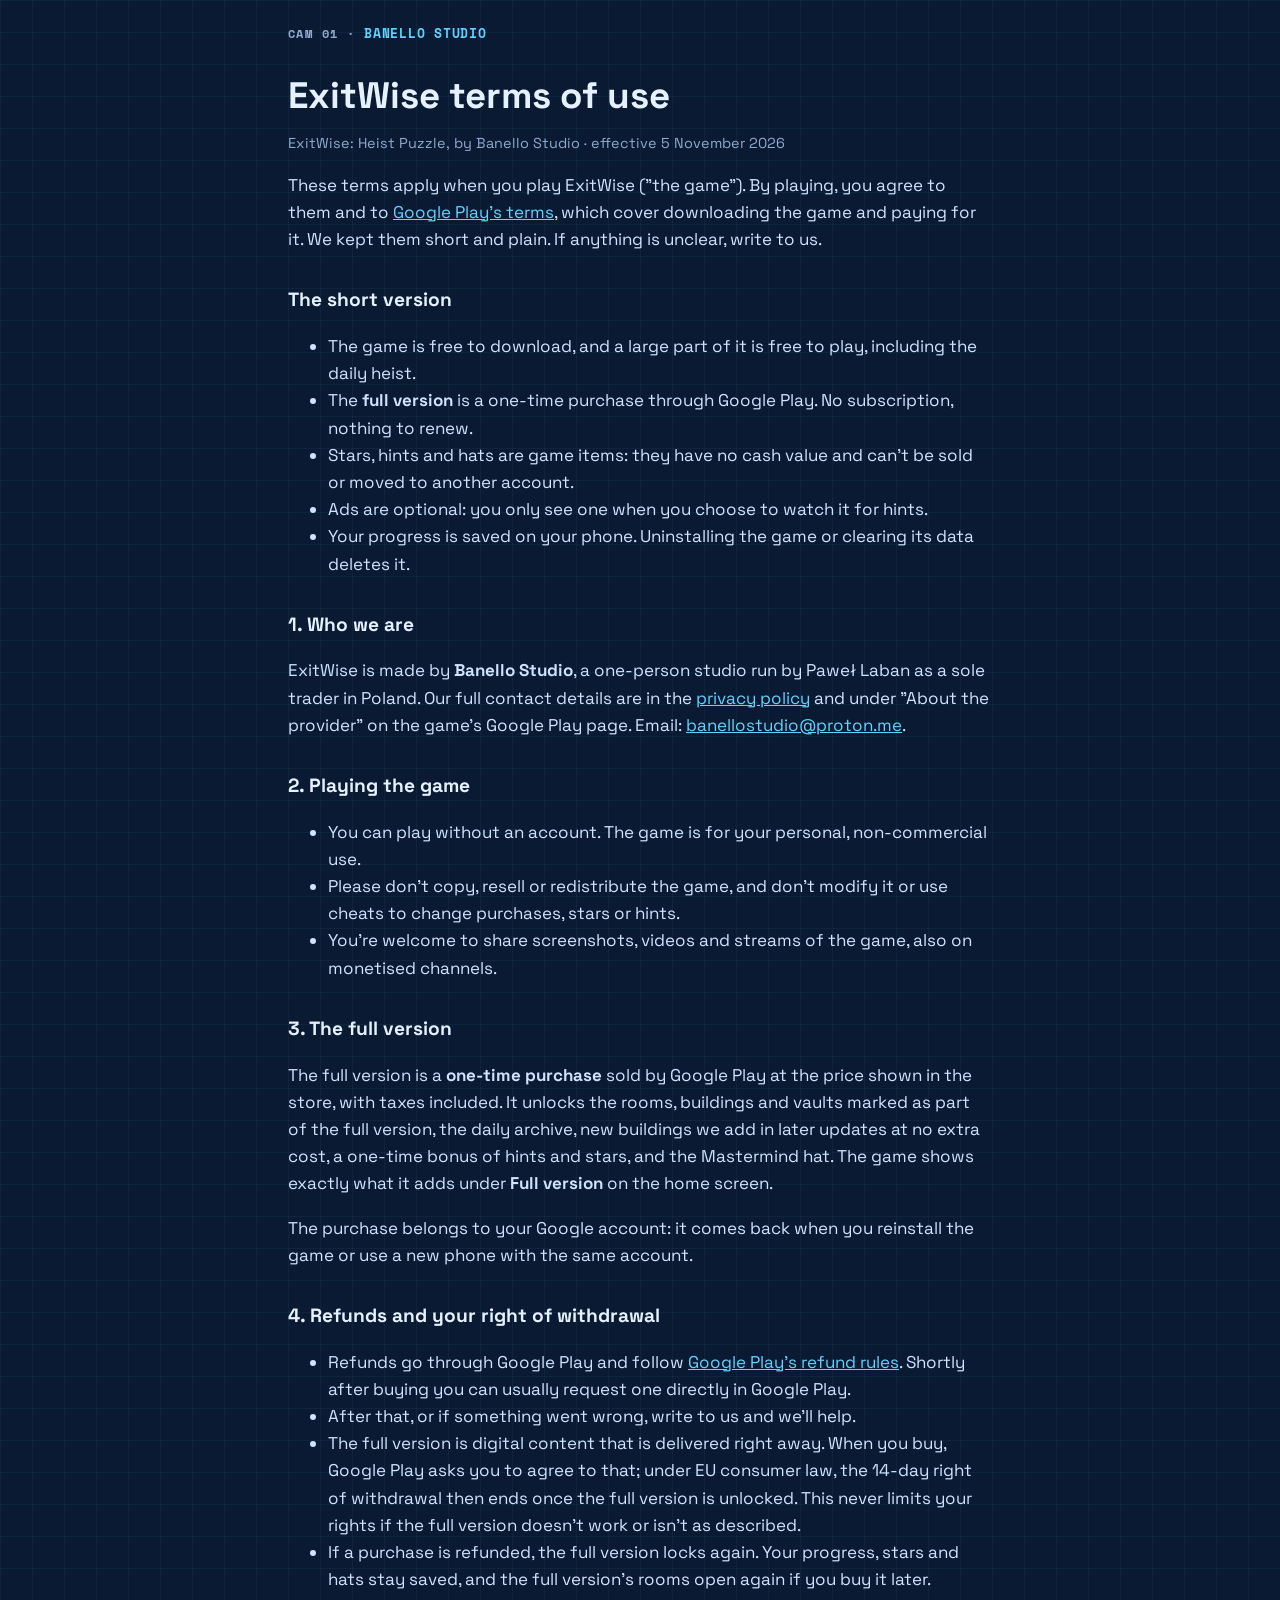
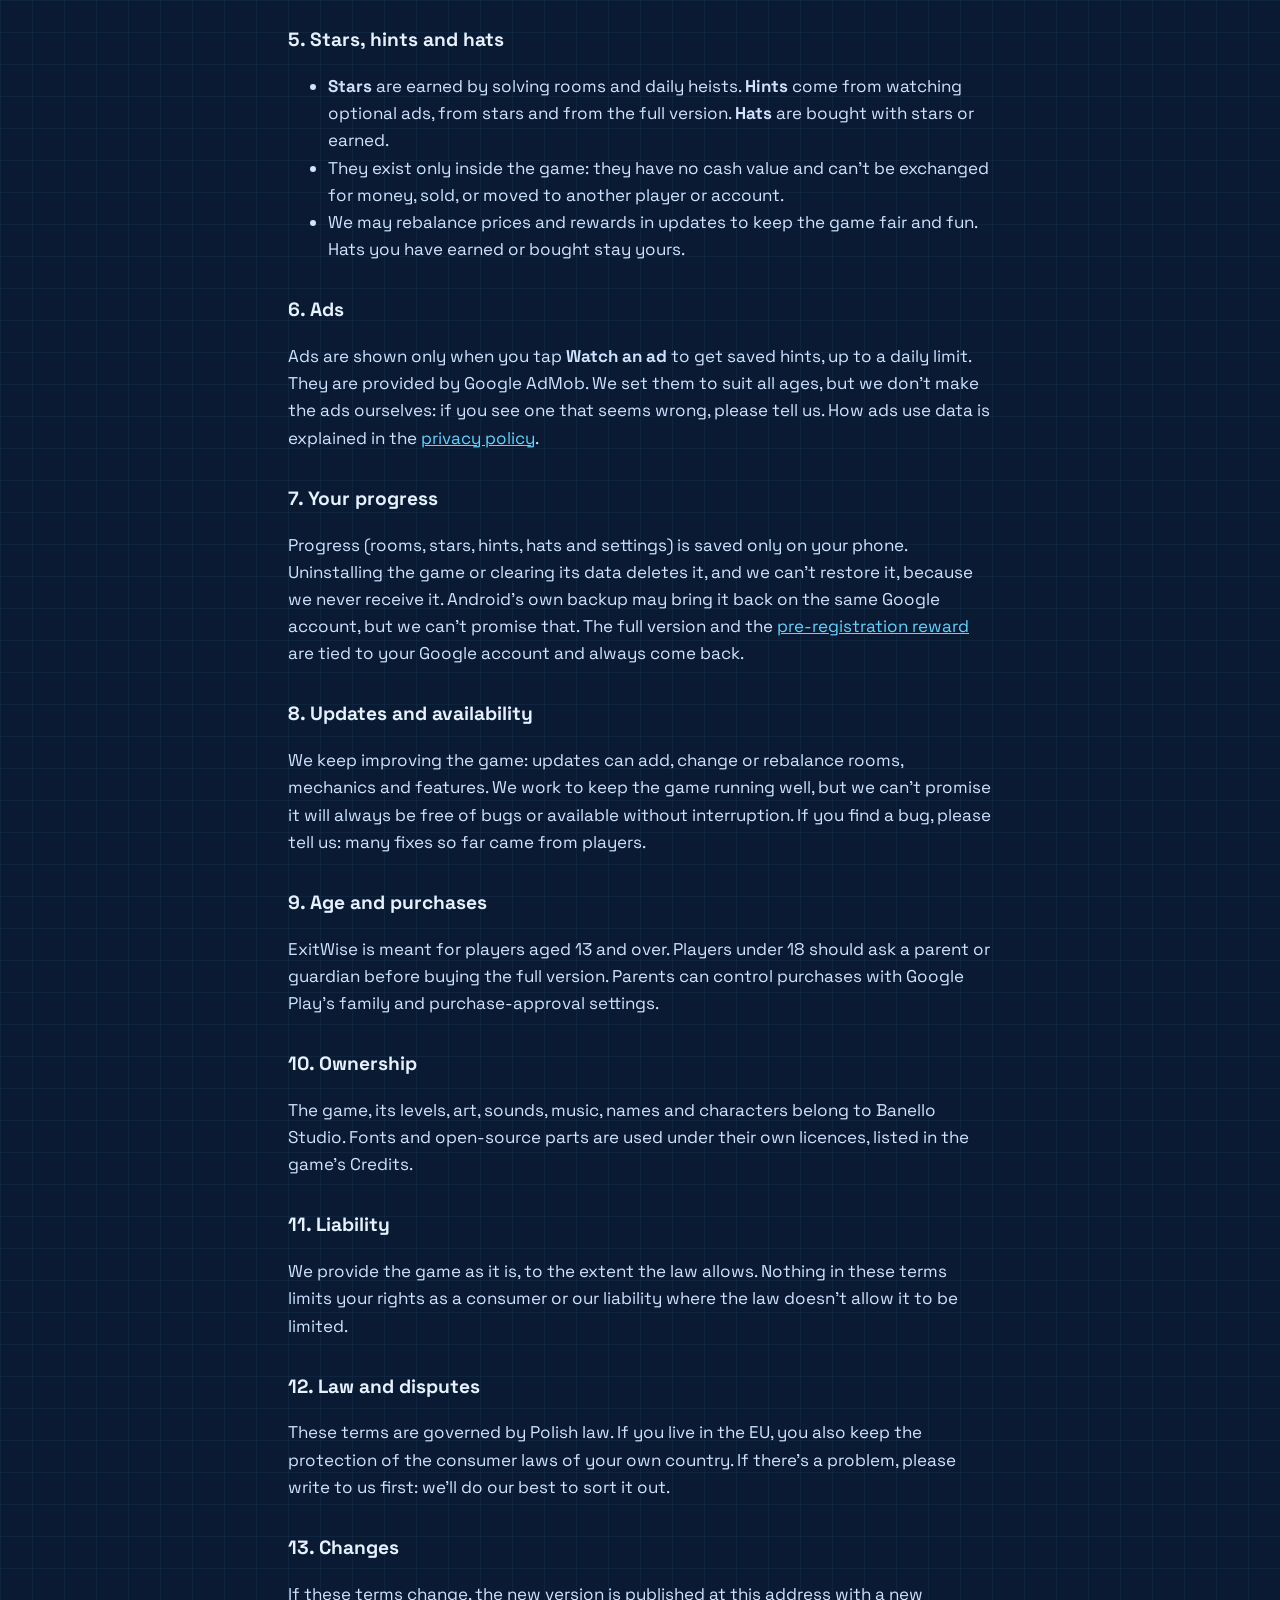
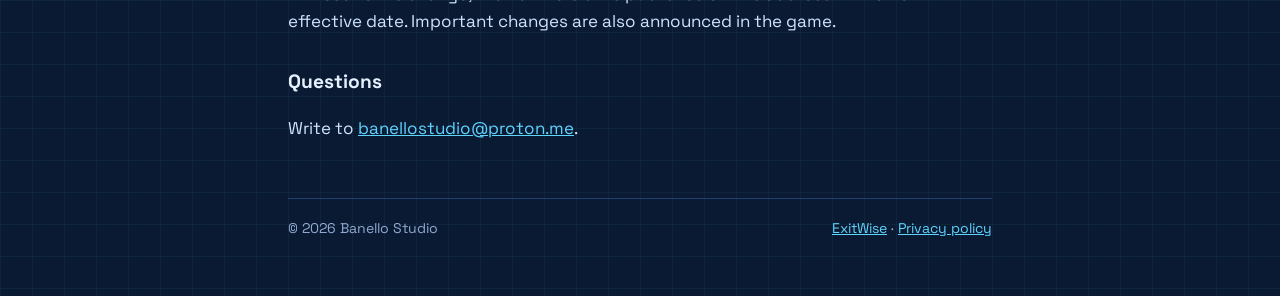
<file: terms.html>
<!doctype html>
<html lang="en">
<head>
<meta charset="utf-8">
<meta name="viewport" content="width=device-width, initial-scale=1">
<title>ExitWise terms of use</title>
<meta name="description" content="Terms of use for ExitWise: Heist Puzzle by Banello Studio: the free game, the full version, refunds, hints, stars and ads.">
<link rel="icon" href="favicon.png" type="image/png">
<link rel="stylesheet" href="style.css">
</head>
<body>
<div class="wrap doc">
  <header class="top">
    <div class="rec">CAM 01 &middot; <a href="index.html" style="text-decoration:none">Banello Studio</a></div>
  </header>
  <main>
    <h1>ExitWise terms of use</h1>
    <p class="meta">ExitWise: Heist Puzzle, by Banello Studio &middot; effective 5 November 2026</p>

    <p>These terms apply when you play ExitWise ("the game"). By playing, you agree to them and to
      <a href="https://play.google.com/about/play-terms/">Google Play's terms</a>, which cover downloading the game
      and paying for it. We kept them short and plain. If anything is unclear, write to us.</p>

    <h2>The short version</h2>
    <ul>
      <li>The game is free to download, and a large part of it is free to play, including the daily heist.</li>
      <li>The <b>full version</b> is a one-time purchase through Google Play. No subscription, nothing to renew.</li>
      <li>Stars, hints and hats are game items: they have no cash value and can't be sold or moved to another account.</li>
      <li>Ads are optional: you only see one when you choose to watch it for hints.</li>
      <li>Your progress is saved on your phone. Uninstalling the game or clearing its data deletes it.</li>
    </ul>

    <h2>1. Who we are</h2>
    <p>ExitWise is made by <b>Banello Studio</b>, a one-person studio run by Paweł Laban as a sole trader in Poland.
      Our full contact details are in the <a href="privacy.html">privacy policy</a> and under "About the provider" on
      the game's Google Play page. Email: <a href="mailto:banellostudio@proton.me">banellostudio@proton.me</a>.</p>

    <h2>2. Playing the game</h2>
    <ul>
      <li>You can play without an account. The game is for your personal, non-commercial use.</li>
      <li>Please don't copy, resell or redistribute the game, and don't modify it or use cheats to change purchases,
        stars or hints.</li>
      <li>You're welcome to share screenshots, videos and streams of the game, also on monetised channels.</li>
    </ul>

    <h2>3. The full version</h2>
    <p>The full version is a <b>one-time purchase</b> sold by Google Play at the price shown in the store, with taxes
      included. It unlocks the rooms, buildings and vaults marked as part of the full version, the daily archive,
      new buildings we add in later updates at no extra cost, a one-time bonus of hints and stars, and the Mastermind
      hat. The game shows exactly what it adds under <b>Full version</b> on the home screen.</p>
    <p>The purchase belongs to your Google account: it comes back when you reinstall the game or use a new phone with
      the same account.</p>

    <h2>4. Refunds and your right of withdrawal</h2>
    <ul>
      <li>Refunds go through Google Play and follow
        <a href="https://support.google.com/googleplay/answer/2479637">Google Play's refund rules</a>. Shortly after
        buying you can usually request one directly in Google Play.</li>
      <li>After that, or if something went wrong, write to us and we'll help.</li>
      <li>The full version is digital content that is delivered right away. When you buy, Google Play asks you to agree
        to that; under EU consumer law, the 14-day right of withdrawal then ends once the full version is unlocked.
        This never limits your rights if the full version doesn't work or isn't as described.</li>
      <li>If a purchase is refunded, the full version locks again. Your progress, stars and hats stay saved, and the
        full version's rooms open again if you buy it later.</li>
    </ul>

    <h2>5. Stars, hints and hats</h2>
    <ul>
      <li><b>Stars</b> are earned by solving rooms and daily heists. <b>Hints</b> come from watching optional ads,
        from stars and from the full version. <b>Hats</b> are bought with stars or earned.</li>
      <li>They exist only inside the game: they have no cash value and can't be exchanged for money, sold, or moved to
        another player or account.</li>
      <li>We may rebalance prices and rewards in updates to keep the game fair and fun. Hats you have earned or bought
        stay yours.</li>
    </ul>

    <h2>6. Ads</h2>
    <p>Ads are shown only when you tap <b>Watch an ad</b> to get saved hints, up to a daily limit. They are provided by
      Google AdMob. We set them to suit all ages, but we don't make the ads ourselves: if you see one that seems wrong,
      please tell us. How ads use data is explained in the <a href="privacy.html">privacy policy</a>.</p>

    <h2>7. Your progress</h2>
    <p>Progress (rooms, stars, hints, hats and settings) is saved only on your phone. Uninstalling the game or clearing
      its data deletes it, and we can't restore it, because we never receive it. Android's own backup may bring it
      back on the same Google account, but we can't promise that. The full version and the
      <a href="reward-terms.html">pre-registration reward</a> are tied to your Google account and always come back.</p>

    <h2>8. Updates and availability</h2>
    <p>We keep improving the game: updates can add, change or rebalance rooms, mechanics and features. We work to keep
      the game running well, but we can't promise it will always be free of bugs or available without interruption.
      If you find a bug, please tell us: many fixes so far came from players.</p>

    <h2>9. Age and purchases</h2>
    <p>ExitWise is meant for players aged 13 and over. Players under 18 should ask a parent or guardian before buying
      the full version. Parents can control purchases with Google Play's family and purchase-approval settings.</p>

    <h2>10. Ownership</h2>
    <p>The game, its levels, art, sounds, music, names and characters belong to Banello Studio. Fonts and open-source
      parts are used under their own licences, listed in the game's Credits.</p>

    <h2>11. Liability</h2>
    <p>We provide the game as it is, to the extent the law allows. Nothing in these terms limits your rights as a
      consumer or our liability where the law doesn't allow it to be limited.</p>

    <h2>12. Law and disputes</h2>
    <p>These terms are governed by Polish law. If you live in the EU, you also keep the protection of the consumer laws
      of your own country. If there's a problem, please write to us first: we'll do our best to sort it out.</p>

    <h2>13. Changes</h2>
    <p>If these terms change, the new version is published at this address with a new effective date. Important
      changes are also announced in the game.</p>

    <h2>Questions</h2>
    <p>Write to <a href="mailto:banellostudio@proton.me?subject=ExitWise%20terms">banellostudio@proton.me</a>.</p>
  </main>
  <footer>
    <span>&copy; 2026 Banello Studio</span>
    <span><a href="index.html">ExitWise</a> &middot; <a href="privacy.html">Privacy policy</a></span>
  </footer>
</div>
</body>
</html>
</file>
<file: style.css>
/* Banello Studio / ExitWise: the game's Night Blueprint look. Fonts are bundled (OFL),
   so the site loads nothing from other servers. */
@font-face { font-family: "Space Grotesk"; src: url("fonts/SpaceGrotesk.ttf") format("truetype"); font-weight: 300 700; font-display: swap; }
@font-face { font-family: "Space Mono"; src: url("fonts/SpaceMono-Regular.ttf") format("truetype"); font-weight: 400; font-display: swap; }
@font-face { font-family: "Space Mono"; src: url("fonts/SpaceMono-Bold.ttf") format("truetype"); font-weight: 700; font-display: swap; }

:root {
  --paper: #0b1a33; --card: #0e2142; --line: #24416e; --ink: #cfe3ff; --text: #e6f1ff;
  --muted: #8fa9cf; --cyan: #5fd4ff; --yellow: #ffd23f; --magenta: #ff4d8d; --mint: #5eead4;
  color-scheme: dark;
}
* { box-sizing: border-box; }
html { -webkit-text-size-adjust: 100%; }
body {
  margin: 0; background: var(--paper); color: var(--text);
  font: 17px/1.6 "Space Grotesk", system-ui, sans-serif;
  background-image: linear-gradient(rgba(95,212,255,.05) 1px, transparent 1px),
    linear-gradient(90deg, rgba(95,212,255,.05) 1px, transparent 1px);
  background-size: 32px 32px;
}
a { color: var(--cyan); }
a:focus-visible { outline: 2px solid var(--cyan); outline-offset: 3px; border-radius: 4px; }
.wrap { max-width: 64rem; margin: 0 auto; padding: 24px 16px 56px; }
.rec { font: 700 .75rem "Space Mono", monospace; letter-spacing: .12em; text-transform: uppercase; color: var(--muted); }
.rec b { color: var(--magenta); }
header.top { display: flex; justify-content: space-between; align-items: center; gap: 12px; flex-wrap: wrap; }
header.top a { font: 700 .8rem "Space Mono", monospace; text-decoration: none; letter-spacing: .06em; }

/* Landing */
.hero { display: grid; grid-template-columns: minmax(0, 1.2fr) minmax(0, 1fr); gap: 40px; align-items: center; margin-top: 40px; }
@media (max-width: 760px) { .hero { grid-template-columns: 1fr; gap: 28px; margin-top: 24px; } }
.logo { width: min(100%, 420px); height: auto; display: block; margin-left: -12px; }
.tag { font: 700 .9rem "Space Mono", monospace; color: var(--cyan); letter-spacing: .14em; margin: 8px 0 0; }
h1 { font-size: clamp(1.6rem, 4vw, 2.3rem); line-height: 1.15; margin: 18px 0 12px; text-wrap: balance; }
.lede { color: var(--ink); max-width: 36rem; }
.soon { display: inline-block; margin-top: 18px; padding: 10px 18px; border-radius: 10px; background: var(--yellow);
  color: #1a1300; font-weight: 700; }
.phone { justify-self: center; width: min(100%, 300px); aspect-ratio: 9 / 16; border-radius: 28px; overflow: hidden;
  border: 2px solid var(--cyan); box-shadow: 0 0 40px rgba(95,212,255,.25); background: #000; }
.phone video { width: 100%; height: 100%; object-fit: cover; display: block; }
.points { display: grid; grid-template-columns: repeat(auto-fit, minmax(14rem, 1fr)); gap: 14px; margin-top: 48px; padding: 0; list-style: none; }
.points li { background: var(--card); border: 1px solid var(--line); border-radius: 12px; padding: 14px 16px; color: var(--ink); }
.points b { color: var(--text); display: block; margin-bottom: 2px; }
.follow { margin-top: 44px; display: flex; flex-wrap: wrap; gap: 10px; align-items: center; }
.follow a { text-decoration: none; border: 1px solid var(--line); border-radius: 999px; padding: 6px 14px;
  font: 700 .82rem "Space Mono", monospace; }
.follow a:hover { border-color: var(--cyan); }
footer { margin-top: 56px; padding-top: 18px; border-top: 1px solid var(--line); color: var(--muted); font-size: .88rem;
  display: flex; flex-wrap: wrap; gap: 8px 24px; justify-content: space-between; }

/* Policy */
.doc { max-width: 46rem; }
.doc h1 { margin-top: 32px; }
.doc h2 { font-size: 1.2rem; margin: 32px 0 6px; color: var(--text); }
.doc p, .doc li { color: var(--ink); }
.doc .meta { color: var(--muted); font-size: .9rem; }
.todo { background: rgba(255,210,63,.15); color: var(--yellow); border-radius: 4px; padding: 0 4px; }
</file>
